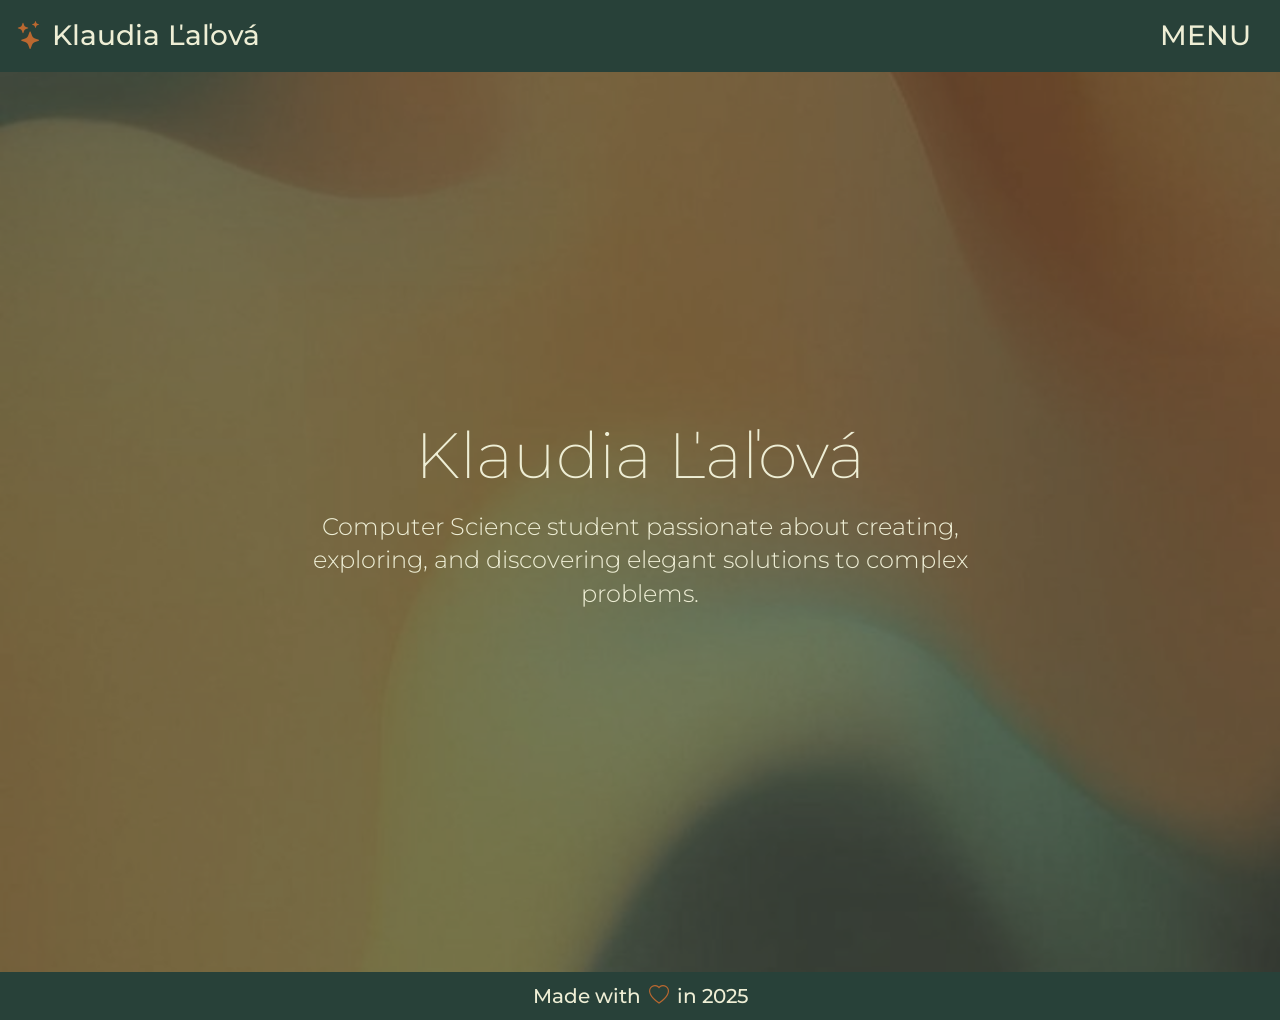
<file: index.html>
<!DOCTYPE html>
<html lang="en">
  <head>
    <meta charset="UTF-8">
    <meta name="viewport" content="width=device-width, initial-scale=1.0">
    <title>Klaudia Ľaľová</title>
    <link
      href="https://cdn.jsdelivr.net/npm/bootstrap@5.3.2/dist/css/bootstrap.min.css"
      rel="stylesheet">
    <link href="style.css" rel="stylesheet">
    <link rel="stylesheet"
      href="https://cdn.jsdelivr.net/npm/bootstrap-icons@1.11.0/font/bootstrap-icons.css">
  </head>
  <body>

    <!-- Navbar -->
    <div class="navbar navbar-dark bg-secondary sticky-top">
      <div class="hstack w-100 gap-5">
        <a href="index.html" class="text-decoration-none">
          <div class="h3 ms-3 text-light my-1">
            <i class="bi bi-stars text-primary"></i> Klaudia Ľaľová
          </div>
        </a>
        <button class="btn me-3 ms-auto" type="button" id="menuOpenBtn">
          <div class="h3 text-light my-1">MENU</div>
        </button>
      </div>
    </div>

    <!-- Hero Section -->
    <section class="hero">
      <div class="hero-content">
        <h1>Klaudia Ľaľová</h1>
        <p>Computer Science student passionate about creating, exploring, and
          discovering elegant solutions to complex problems.</p>
      </div>
    </section>

    <!-- Menu -->
    <div class="menu_index" id="fullPageMenu">
      <div class="hstack w-100 gap-5 bg-dark mt-2">
        <div class="h3 ms-3 text-light my-1">
          <i class="bi bi-stars text-primary"></i>
        </div>
        <button class="btn me-3 ms-auto" type="button" id="menuCloseBtn">
          <div class="hstack">
            <div class="h3 text-light my-1 me-2 menu-close-header">Close</div>
            <div class="h3 text-light my-1">MENU</div>
          </div>
        </button>
      </div>
      <div class="container-fluid bg-dark menu-content">
        <div class="row">
          <div class="col py-md-5 ps-md-5">
            <div class="display-2 ps-md-5 pb-md-5 ps-3 pt-3 menu-link">
              <a class="text-light text-decoration-none"
                href="projects.html">Projects</a>
            </div>
            <div
              class="display-2 ps-md-5 py-md-5 ps-3 pt-5 menu-link menu-link-current">
              <a class="text-light text-decoration-none"
                href="index.html">Home</a>
            </div>
            <div class="display-2 ps-md-5 pb-md-5 ps-3 pt-3 menu-link">
              <a class="text-light text-decoration-none" href="about.html">About
                me</a>
            </div>
          </div>
          <div class="col py-md-5 pt-1 ps-4 menu-contact">
            <div class="fs-5 text-light-emphasis pt-5">Contact</div>
            <div class="fs-3 text-light">klaudia.lalova@gmail.com</div>
            <div class="fs-5 text-light-emphasis mt-3">Let's keep in
              touch!</div>
            <div class="fs-3 pb-1">
              <a class="text-decoration-none text-light"
                href="https://www.linkedin.com/in/klaudia-%C4%BEa%C4%BEov%C3%A1-639526275/">
                <i class="bi bi-linkedin"></i> LinkedIn
              </a>
            </div>
            <div class="fs-3">
              <a class="text-decoration-none text-light"
                href="https://github.com/klaud1a">
                <i class="bi bi-github"></i> Github
              </a>
            </div>
          </div>
        </div>
      </div>
    </div>

    <!-- Footer -->
    <div class="navbar navbar-dark bg-secondary justify-content-center">
      <div class="h5 text-light my-1 d-flex align-items-center gap-2">
        <span>Made with</span>
        <i class="bi bi-heart text-primary"></i>
        <span>in 2025</span>
      </div>
    </div>

    <script
      src="https://cdn.jsdelivr.net/npm/bootstrap@5.3.2/dist/js/bootstrap.bundle.min.js"></script>
    <script>
  const menu = document.getElementById('fullPageMenu');
  const openBtn = document.getElementById('menuOpenBtn');
  const closeBtn = document.getElementById('menuCloseBtn');

  openBtn.addEventListener('click', function() {
    menu.classList.add('active');
    document.body.classList.add('menu-open');
  });

  closeBtn.addEventListener('click', function() {
    menu.classList.remove('active');
    document.body.classList.remove('menu-open');
  });
</script>

  </body>
</html>
</file>
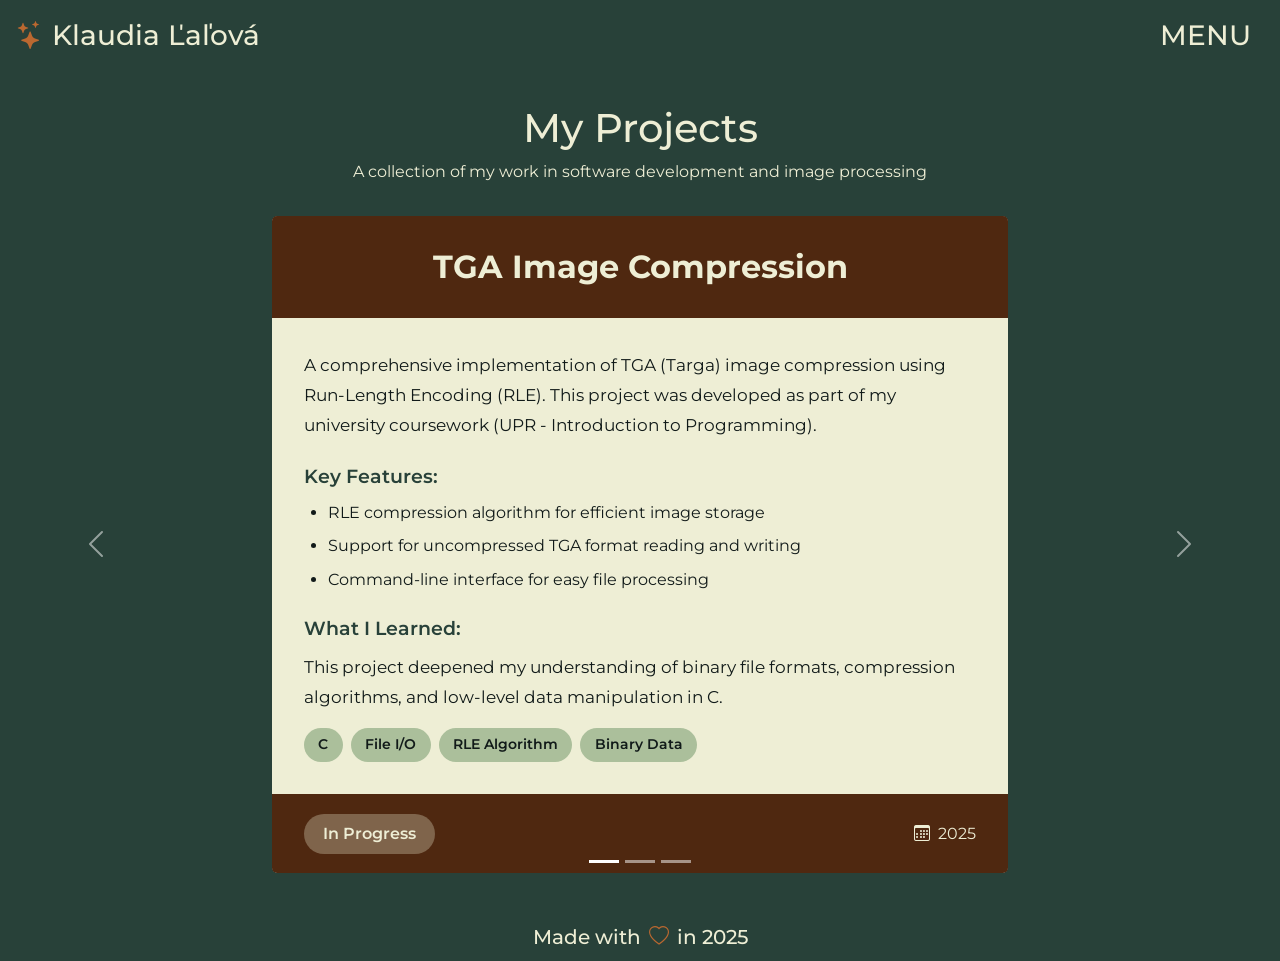
<file: projects.html>
<!DOCTYPE html>
<html lang="en">
    <head>
        <meta charset="UTF-8">
        <meta name="viewport" content="width=device-width, initial-scale=1.0">
        <title>Projects</title>
        <link
            href="https://cdn.jsdelivr.net/npm/bootstrap@5.3.2/dist/css/bootstrap.min.css"
            rel="stylesheet">
        <link href="style.css" rel="stylesheet">
        <link rel="stylesheet"
            href="https://cdn.jsdelivr.net/npm/bootstrap-icons@1.11.0/font/bootstrap-icons.css">
    </head>
    <body>
        <div class="navbar navbar-dark bg-secondary sticky-top">
            <div class="hstack w-100 gap-5">
                <a href="index.html" class="text-decoration-none">
                    <div class="h3 ms-3 text-light my-1">
                        <i class="bi bi-stars text-primary"></i> Klaudia Ľaľová
                    </div>
                </a>
                <button class="btn me-3 ms-auto" type="button" id="menuOpenBtn">
                    <div class="h3 text-light my-1">MENU</div>
                </button>
            </div>
        </div>

        <section class="bg-secondary py-4">
            <div class="pt-2 text-center">
                <h1 class="text-light">My Projects</h1>
                <p class="text-light">A collection of my work in software
                    development and image processing</p>
            </div>

            <div id="carouselExampleIndicators" class="carousel slide">
                <!-- indicators -->
                <div class="carousel-indicators">
                    <button type="button"
                        data-bs-target="#carouselExampleIndicators"
                        data-bs-slide-to="0" class="active" aria-current="true"
                        aria-label="Slide 1"></button>
                    <button type="button"
                        data-bs-target="#carouselExampleIndicators"
                        data-bs-slide-to="1" aria-label="Slide 2"></button>
                    <button type="button"
                        data-bs-target="#carouselExampleIndicators"
                        data-bs-slide-to="2" aria-label="Slide 3"></button>
                </div>

                <div class="carousel-inner py-3">
                    <!-- PROJECT 1 -->
                    <div class="carousel-item active">
                        <div class="container">
                            <div class="row justify-content-center">
                                <div class="col-12 col-md-10 col-lg-8">
                                    <div class="card border-0">

                                        <div
                                            class="card-header bg-warning text-center">
                                            <h3 class="text-light">TGA Image
                                                Compression</h3>
                                        </div>

                                        <div class="card-body bg-light">
                                            <p class="text-dark">
                                                A comprehensive implementation
                                                of TGA (Targa) image compression
                                                using Run-Length Encoding (RLE).
                                                This project was developed as
                                                part of my university coursework
                                                (UPR - Introduction to
                                                Programming).
                                            </p>

                                            <h5 class="text-secondary">Key
                                                Features:</h5>
                                            <ul class="text-dark">
                                                <li>RLE compression algorithm
                                                    for efficient image
                                                    storage</li>
                                                <li>Support for uncompressed TGA
                                                    format reading and
                                                    writing</li>
                                                <li>Command-line interface for
                                                    easy file processing</li>
                                            </ul>

                                            <h5 class="text-secondary">What I
                                                Learned:</h5>
                                            <p class="text-dark">
                                                This project deepened my
                                                understanding of binary file
                                                formats, compression algorithms,
                                                and low-level data manipulation
                                                in C.
                                            </p>

                                            <div class="tech-stack">
                                                <span
                                                    class="tech-badge">C</span>
                                                <span class="tech-badge">File
                                                    I/O</span>
                                                <span class="tech-badge">RLE
                                                    Algorithm</span>
                                                <span class="tech-badge">Binary
                                                    Data</span>
                                            </div>
                                        </div>

                                        <div class="card-footer bg-warning">
                                            <span
                                                class="text-light status-badge">In
                                                Progress</span>
                                            <span class="text-light">
                                                <i
                                                    class="bi bi-calendar3 me-2"></i>2025
                                            </span>
                                        </div>

                                    </div>
                                </div>
                            </div>
                        </div>
                    </div>

                    <!-- PROJECT 2 -->
                    <div class="carousel-item">
                        <div class="container">
                            <div class="row justify-content-center">
                                <div class="col-12 col-md-10 col-lg-8">
                                    <div class="card border-0">

                                        <div
                                            class="card-header bg-warning text-center">
                                            <h3 class="text-light">Personal
                                                Portfolio Website</h3>
                                        </div>

                                        <div class="card-body bg-light">
                                            <p class="text-dark">
                                                A modern, responsive portfolio
                                                website with animations and a
                                                full-page menu system.
                                            </p>

                                            <h5 class="text-secondary">Key
                                                Features:</h5>
                                            <ul class="text-dark">
                                                <li>Fully responsive design</li>
                                                <li>Smooth full-page menu
                                                    animation</li>
                                                <li>Custom earthy color
                                                    scheme</li>
                                                <li>Project carousel</li>
                                                <li>Interactive hover
                                                    effects</li>
                                            </ul>

                                            <h5 class="text-secondary">Design
                                                Philosophy:</h5>
                                            <p class="text-dark">
                                                Clean, minimalist design with
                                                focus on readability and user
                                                experience.
                                            </p>

                                            <div class="tech-stack">
                                                <span
                                                    class="tech-badge">HTML5</span>
                                                <span
                                                    class="tech-badge">CSS3</span>
                                                <span
                                                    class="tech-badge">Bootstrap
                                                    5</span>
                                                <span
                                                    class="tech-badge">JavaScript</span>
                                                <span
                                                    class="tech-badge">Responsive
                                                    Design</span>
                                            </div>
                                        </div>

                                        <div class="card-footer bg-warning">
                                            <span
                                                class="text-light status-badge">Active</span>
                                            <span class="text-light">
                                                <i
                                                    class="bi bi-calendar3 me-2"></i>2025
                                            </span>
                                        </div>

                                    </div>
                                </div>
                            </div>
                        </div>
                    </div>

                    <!-- PROJECT 3 -->
                    <div class="carousel-item">
                        <div class="container">
                            <div class="row justify-content-center">
                                <div class="col-12 col-md-10 col-lg-8">
                                    <div class="card border-0">

                                        <div
                                            class="card-header bg-warning text-center">
                                            <h3 class="text-light">Upcoming
                                                Projects</h3>
                                        </div>

                                        <div class="card-body bg-light">
                                            <p class="text-dark">
                                                I'm always working on new and
                                                exciting projects! This space is
                                                reserved for my next endeavor.
                                            </p>

                                            <h5 class="text-secondary">Areas of
                                                Interest:</h5>
                                            <ul class="text-dark">
                                                <li>DSA implementation</li>
                                                <li>Web apps</li>
                                                <li>Image processing</li>
                                                <li>System programming</li>
                                                <li>Open-source</li>
                                            </ul>

                                            <h5 class="text-secondary">Looking
                                                Forward:</h5>
                                            <p class="text-dark">
                                                Stay tuned for updates on my
                                                latest projects by connecting
                                                with me on LinkedIn or GitHub.
                                            </p>

                                            <div class="tech-stack">
                                                <span class="tech-badge">Coming
                                                    Soon</span>
                                            </div>
                                        </div>

                                        <div class="card-footer bg-warning">
                                            <span
                                                class="text-light status-badge">Planning</span>
                                            <span class="text-light">
                                                <i
                                                    class="bi bi-lightbulb me-2"></i>Ideas
                                                Welcome
                                            </span>
                                        </div>

                                    </div>
                                </div>
                            </div>
                        </div>
                    </div>

                </div>

                <!-- arrows -->
                <button class="carousel-control-prev" type="button"
                    data-bs-target="#carouselExampleIndicators"
                    data-bs-slide="prev">
                    <span class="carousel-control-prev-icon"
                        aria-hidden="true"></span>
                    <span class="visually-hidden">Previous</span>
                </button>
                <button class="carousel-control-next" type="button"
                    data-bs-target="#carouselExampleIndicators"
                    data-bs-slide="next">
                    <span class="carousel-control-next-icon"
                        aria-hidden="true"></span>
                    <span class="visually-hidden">Next</span>
                </button>
            </div>
        </section>

        <div class="navbar navbar-dark bg-secondary justify-content-center">
            <!-- footer-->
            <div class="h5 text-light my-1 d-flex align-items-center gap-2">
                <span>Made with</span>
                <i class="bi bi-heart text-primary"></i>
                <span>in 2025</span>
            </div>
        </div>

        <div class="menu_index" id="fullPageMenu"> <!-- Menu -->
            <div class="hstack w-100 gap-5 bg-dark mt-2">
                <div class="h3 ms-3 text-light my-1">
                    <i class="bi bi-stars text-primary"></i>
                </div>
                <button class="btn me-3 ms-auto" type="button"
                    id="menuCloseBtn">
                    <div class="hstack">
                        <div
                            class="h3 text-light my-1 me-2 menu-close-header">Close</div>
                        <div class="h3 text-light my-1">MENU</div>
                    </div>
                </button>
            </div>
            <div class="container-fluid bg-dark menu-content">
                <div class="row">
                    <div class="col py-md-5 ps-md-5">
                        <div
                            class="display-2 ps-md-5 py-md-5 ps-3 pt-5 menu-link menu-link-current">
                            <a class="text-light text-decoration-none"
                                href="projects.html">Projects</a>
                        </div>
                        <div
                            class="display-2 ps-md-5 pb-md-5 ps-3 pt-3 menu-link">
                            <a class="text-light text-decoration-none"
                                href="index.html">Home</a>
                        </div>
                        <div
                            class="display-2 ps-md-5 pb-md-5 ps-3 pt-3 menu-link">
                            <a class="text-light text-decoration-none"
                                href="about.html">About me</a>
                        </div>
                    </div>
                    <div class="col py-md-5 pt-1 ps-4 menu-contact">
                        <div class="fs-5 text-light-emphasis pt-5">Contact</div>
                        <div
                            class="fs-3 text-light">klaudia.lalova@gmail.com</div>
                        <div class="fs-5 text-light-emphasis mt-3">Let's keep in
                            touch!</div>
                        <div class="fs-3 text-light pb-1">
                            <a class="text-decoration-none text-light"
                                href="https://www.linkedin.com/in/klaudia-%C4%BEa%C4%BEov%C3%A1-639526275/">
                                <i class="bi bi-linkedin"></i>
                                LinkedIn
                            </a>
                        </div>
                        <div class="fs-3">
                            <a class="text-decoration-none text-light"
                                href="https://github.com/klaud1a">
                                <i class="bi bi-github"></i>
                                Github
                            </a>
                        </div>
                    </div>
                </div>
            </div>
        </div>
        <script
            src="https://cdn.jsdelivr.net/npm/bootstrap@5.3.2/dist/js/bootstrap.bundle.min.js"></script>
        <script>
            const menu = document.getElementById('fullPageMenu');
            const openBtn = document.getElementById('menuOpenBtn');
            const closeBtn = document.getElementById('menuCloseBtn');

            openBtn.addEventListener('click', function() {
                menu.classList.add('active');
                document.body.classList.add('menu-open');  // Add this line
            });

            closeBtn.addEventListener('click', function() {
                menu.classList.remove('active');
                document.body.classList.remove('menu-open');  // Add this line
            });
        </script>
    </body>

</html>
</file>
<file: style.css>
/* Fonts */

@font-face {
  font-family: "Mont";
  src: url("fonts/Montserrat-VariableFont_wght.ttf") format("truetype");
  font-weight: 100 900;
  font-style: normal;
}

@font-face {
  font-family: "MontItal";
  src: url("fonts/Montserrat-Italic-VariableFont_wght.ttf") format("truetype");
  font-weight: 100 900;
  font-style: italic;
}

/* Buttons */
.btn-primary {
  background-color: #BB6830;
  border-color: #BB6830;
  color: white;
}

.btn-primary:hover {
  background-color: #a35728;
  border-color: #8f4d23;
}

.btn-secondary {
  background-color: #284139;
  border-color: #284139;
  color: white;
}

.btn-secondary:hover {
  background-color: #1f3229;
  border-color: #162419;
}

/* Backgrounds */
.bg-primary {
  background-color: #BB6830 !important;
}

.bg-secondary {
  background-color: #284139 !important;
}

.bg-light {
  background-color: #eeeed5 !important;
}

.bg-dark {
  background-color: #111A19 !important;
}

.bg-warning {
  background-color: #4f2810 !important;
}

.bg-info {
  background-color: #ABBF9B !important;
}

/* Text Colors */
.text-primary {
  color: #BB6830 !important;
}

.text-secondary {
  color: #284139 !important;
}

.text-light {
  color: #eeeed5 !important;
}

.text-dark {
  color: #111A19 !important;
}

.text-warning {
  color: #4f2810 !important;
}

.text-info {
  color: #ABBF9B !important;
}

/* Text Emphasis */
.text-primary-emphasis {
  color: #8f4d23 !important;
}

.text-secondary-emphasis {
  color: #162419 !important;
}

.text-success-emphasis {
  color: #0a3622 !important;
}

.text-danger-emphasis {
  color: #58151c !important;
}

.text-warning-emphasis {
  color: #997404 !important;
}

.text-info-emphasis {
  color: #2E6E5A !important;
}

/* Borders */
.border-primary {
  border-color: #BB6830 !important;
}

.border-secondary {
  border-color: #284139 !important;
}

.border-light {
  border-color: #eeeed5 !important;
}

.border-dark {
  border-color: #111A19 !important;
}

/* Menu */
.menu_index {
  position: fixed;
  top: 0;
  left: 0;
  width: 100%;
  height: 100%;
  z-index: 9999;
  background-color: #111A19;
  clip-path: circle(0px at top right);
  transition: clip-path 1.5s cubic-bezier(0.65, 0, 0.35, 1);
}

.menu_index.active {
  clip-path: circle(150% at top right);
}

.menu-link {
  opacity: 0;
  transform: translateX(-100px);
  transition: opacity 2s ease, transform 2s ease;
}

.menu_index.active .menu-link {
  opacity: 1;
  transform: translateX(0);
  transition: opacity 2s ease, transform 2s ease;
  transition-delay: 1s;
}

.menu_index.active .menu-link a:hover {
  padding-left: 30px;
  transition: padding-left 0.5s ease;
}

.menu_index.active .menu-link a {
  transition: padding-left 0.5s ease;
}

.menu_index.active .menu-link-current {
  transition-delay: 0.4s;
}

.menu-close-header {
  opacity: 0;
  transform: translateY(-50px);
  transition: opacity 0.8s ease, transform 0.8s ease;
}

.menu_index.active .menu-close-header {
  opacity: 1;
  transform: translateY(0);
  transition: opacity 1.2s ease, transform 1.2s ease;
  transition-delay: 0.3s;
}

.menu-contact {
  opacity: 0;
  transform: translateY(100px);
  transition: opacity 1s ease, transform 1s ease;
}

.menu_index.active .menu-contact {
  opacity: 1;
  transform: translateY(0);
  transition-delay: 0.6s;
}

.menu-content {
  height: 100vh;
  overflow-y: auto;
  overflow-x: hidden;
}

/* Main Background */
.bg-image-1 {
  position: relative;
  width: 100%;
  height: 100%;
  overflow: hidden;
  padding: 0.5rem 0;
}

.bg-image-1::before {
  content: "";
  position: absolute;
  inset: 0;
  background-image: url('photos/image_2.jpeg');
  background-size: cover;
  background-position: center;
  background-repeat: no-repeat;
  background-attachment: fixed;
  filter: blur(15px);
  opacity: 0.4;
  z-index: 0;
}

body {
  font-family: Mont;
}

/* Hover Words */
.hover-word {
  cursor: pointer;
  transition: all 0.3s ease;
  font-weight: 500;
  font-family: MontItal !important;
}

.hover-word:hover {
  color: #BB6830;
}

/* Image Container */
.image-display-container {
  position: relative;
  width: 100%;
  max-width: 400px;
  /* keep max width */
  aspect-ratio: 1 / 1;
  /* ensures square shape */
  display: flex;
  align-items: center;
  justify-content: center;
  margin: 0 auto;
}

.hover-image {
  width: 100%;
  /* fills container width */
  height: 100%;
  /* fills container height */
  object-fit: cover;
  /* crops to maintain square */
  position: absolute;
  opacity: 0;
  transition: opacity 1s ease;
  pointer-events: none;
  box-shadow: 0 4px 8px rgba(0, 0, 0, 0.3);
  border-radius: 8px;
}

.hover-image.active {
  opacity: 1;
}

/* Mobile Image Modal */
.image-modal {
  position: fixed;
  top: 0;
  left: 0;
  width: 100%;
  height: 100%;
  background-color: rgba(0, 0, 0, 0.9);
  z-index: 10000;
  display: flex;
  align-items: center;
  justify-content: center;
  opacity: 0;
  pointer-events: none;
  transition: opacity 0.3s ease;
}

.image-modal.active {
  opacity: 1;
  pointer-events: all;
}

.image-modal-content {
  position: relative;
  max-width: 90%;
  max-height: 90%;
}

.image-modal-img {
  width: 100%;
  height: auto;
  max-height: 80vh;
  object-fit: contain;
  border-radius: 8px;
}

.image-modal-close {
  position: absolute;
  top: -40px;
  right: 0;
  background: none;
  border: none;
  color: #eeeed5;
  font-size: 40px;
  cursor: pointer;
  padding: 0;
  width: 40px;
  height: 40px;
  line-height: 40px;
  transition: color 0.3s ease;
}

.image-modal-close:hover {
  color: #BB6830;
}

@media (max-width: 991px) {

  /* Bootstrap lg breakpoint */
  .hover-word {
    cursor: pointer;
    text-decoration: underline dotted;
    font-family: Mont;
    /* correct font */
    font-weight: 400;
    font-style: italic;
    /* if you want the hover words italicized */
  }

  .image-display-container {
    width: 90vw;
    max-width: 400px;
    aspect-ratio: 1 / 1;
    /* keep image square */
    margin: 2rem auto;
    /* spacing above and below */
  }

  .hover-image {
    width: 100%;
    height: 100%;
    object-fit: cover;
    /* fills the square container */
    border-radius: 6px;
  }
}

/* Cards (other pages) */
.card-body p {
  line-height: 1.8;
  font-size: 1.05rem;
  margin-bottom: 1rem;
}

.card-body ul {
  padding-left: 1.5rem;
  margin-bottom: 1rem;
}

.card-body li {
  margin-bottom: 0.5rem;
  line-height: 1.6;
}

.tech-stack {
  display: flex;
  flex-wrap: wrap;
  gap: 0.5rem;
  margin-top: 1rem;
}

.tech-badge {
  background-color: #ABBF9B;
  color: #111A19;
  padding: 0.4rem 0.9rem;
  border-radius: 20px;
  font-size: 0.9rem;
  font-weight: 600;
}

.card-footer {
  padding: 1.2rem 2rem;
  border: none;
  display: flex;
  align-items: center;
  justify-content: space-between;
}

.status-badge {
  background-color: rgba(238, 238, 213, 0.3);
  padding: 0.5rem 1.2rem;
  border-radius: 20px;
  font-weight: 600;
}

.card-header {
  padding: 2rem;
  border: none;
}

.card-header h3 {
  font-weight: 700;
  margin: 0;
  font-size: 2rem;
}

.card-body {
  padding: 2rem;
  flex: 1;
  overflow-y: auto;
}

.card-body h5 {
  font-weight: 600;
  margin-top: 1.5rem;
  margin-bottom: 0.75rem;
  font-size: 1.2rem;
}

@media (max-width: 767px) {

  .card-header,
  .card-body,
  .card-footer {
    padding: 1rem !important;
  }

  .card-header h3 {
    font-size: 1.4rem !important;
  }

  .card-body p,
  .card-body li {
    font-size: 0.9rem !important;
    line-height: 1.5 !important;
  }

  .card-body h5 {
    font-size: 1.1rem !important;
  }

  .tech-badge {
    font-size: 0.75rem !important;
    padding: 0.35rem 0.6rem !important;
  }
}

body,
html {
  height: 100%;
  margin: 0;
  font-family: Mont, sans-serif;
}

.hero {
  display: flex;
  justify-content: center;
  align-items: center;
  flex-direction: column;
  height: 100vh;
  text-align: center;
  color: #eeeed5;
  background-image: url('photos/image_1.jpg');
  background-size: cover;
  background-position: center;
  position: relative;
}

.hero::before {
  content: "";
  position: absolute;
  inset: 0;
  background-color: rgba(40, 65, 57, 0.6);
  /* dark overlay */
  z-index: 0;
}

.hero-content {
  position: relative;
  z-index: 1;
}

.hero h1 {
  font-weight: 200;
  font-size: 4rem;
}

.hero p {
  font-weight: 300;
  font-size: 1.5rem;
  margin-top: 1rem;
  max-width: 700px;
  line-height: 1.4;
}

@media (max-width: 768px) {
  .hero h1 {
    font-size: 2.5rem;
  }

  .hero p {
    font-size: 1.1rem;
  }
}
</file>
